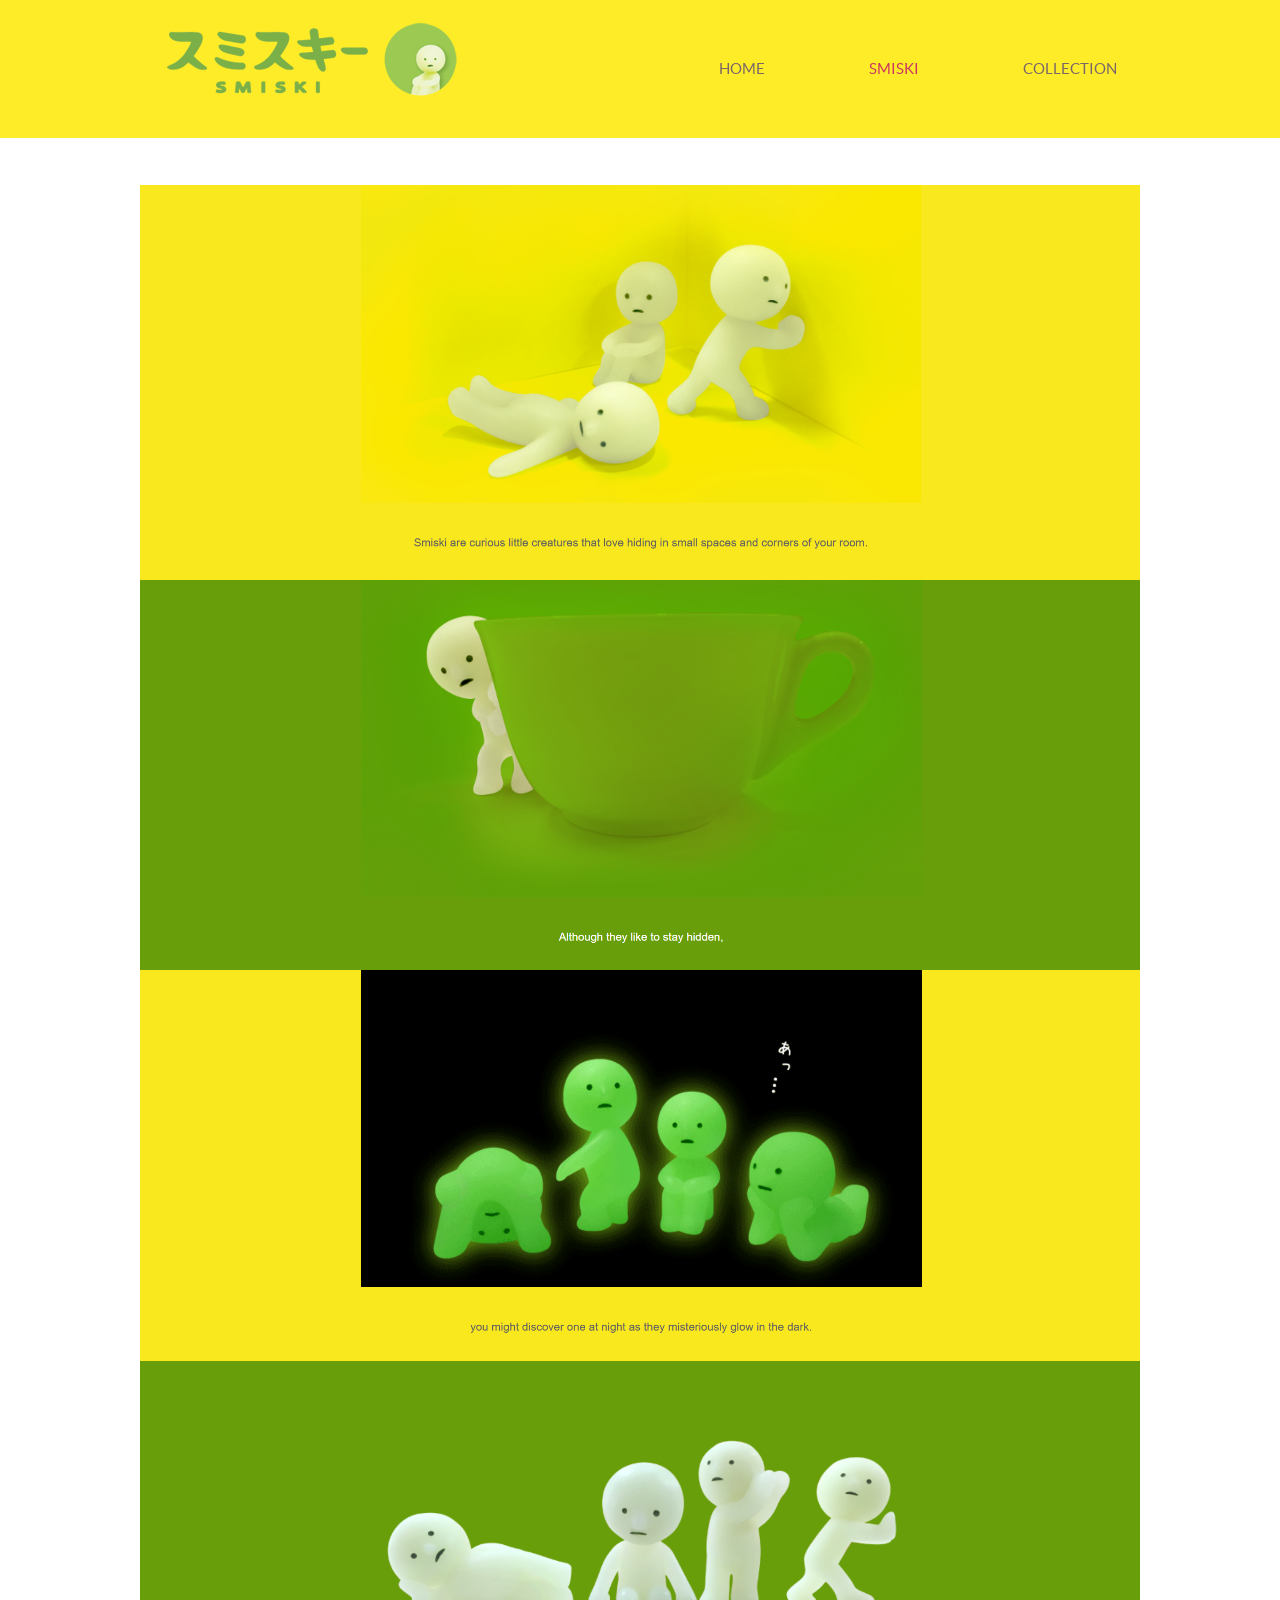
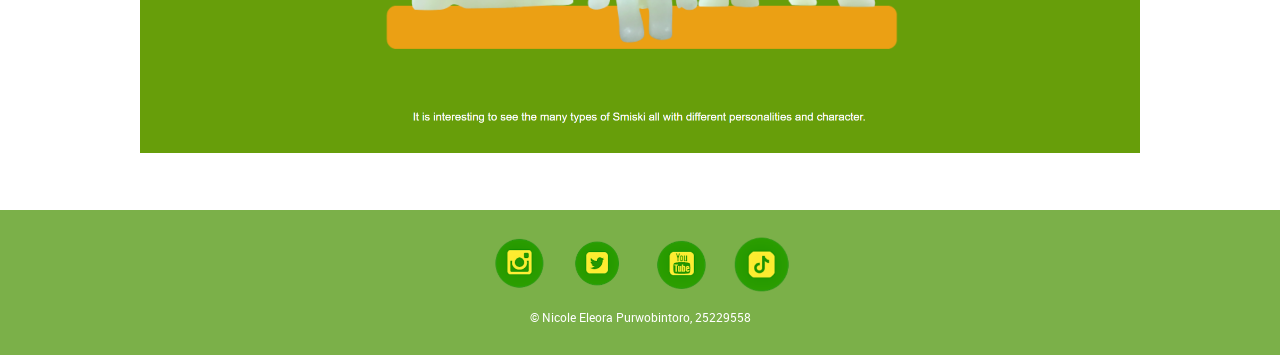
<file: Nicole's SMISKI Website/about.html>
<!doctype html>
<!-- Website template by freewebsitetemplates.com -->
<html>
<head>
	<meta charset="UTF-8">
	<meta name="viewport" content="width=device-width, initial-scale=1.0">
	<link rel="stylesheet" href="css/style.css" type="text/css">
	<link rel="stylesheet" type="text/css" href="css/mobile.css">
	<script src="js/mobile.js" type="text/javascript"></script>
</head>
<body>
	<div id="page">
		<div id="header">
			<div>
				<a href="index.html" class="logo"><img src="logo.png" alt=""></a>
				<ul id="navigation">
					<li>
						<a href="index.html">Home</a>
					</li>
					<li class="menu selected">
						<a href="about.html">Smiski</a>
						<ul class="primary">
						</ul>
					</li>
					<li class="menu">
						<a href="blog.html">Collection</a>
					</li>
				</ul>
			</div>
		</div>
	<div id="body" class="about">
		<div class="gallery">
			<img src="smiski1.png" alt="Smiski Image 1">
			<img src="smiski2.png" alt="Smiski Image 2">
			<img src="smiski4.png" alt="Smiski Image 3">
			<img src="smiski3.png" alt="Smiski Image 2">
    </div>
</div>
		</div>
	</div>
		<div id="footer">
			<div>
				<div class="connect">
					<a href="https://www.instagram.com/smiski_usa/" class="instagram">instagram</a>
					<a href="https://x.com/smiski_usa_" class="X">X</a>
					<a href="https://www.youtube.com/channel/UCkKGZJ-oZ6PhxFVI_Ppm26g" class="youtube">youtube</a>
					<a href="https://www.tiktok.com/@smiski_usa" class="tiktok">tiktok</a>
				</div>
				<p>&copy; Nicole Eleora Purwobintoro, 25229558</p>
			</div>
		</div>
	</div>
</body>
</html>
</file>
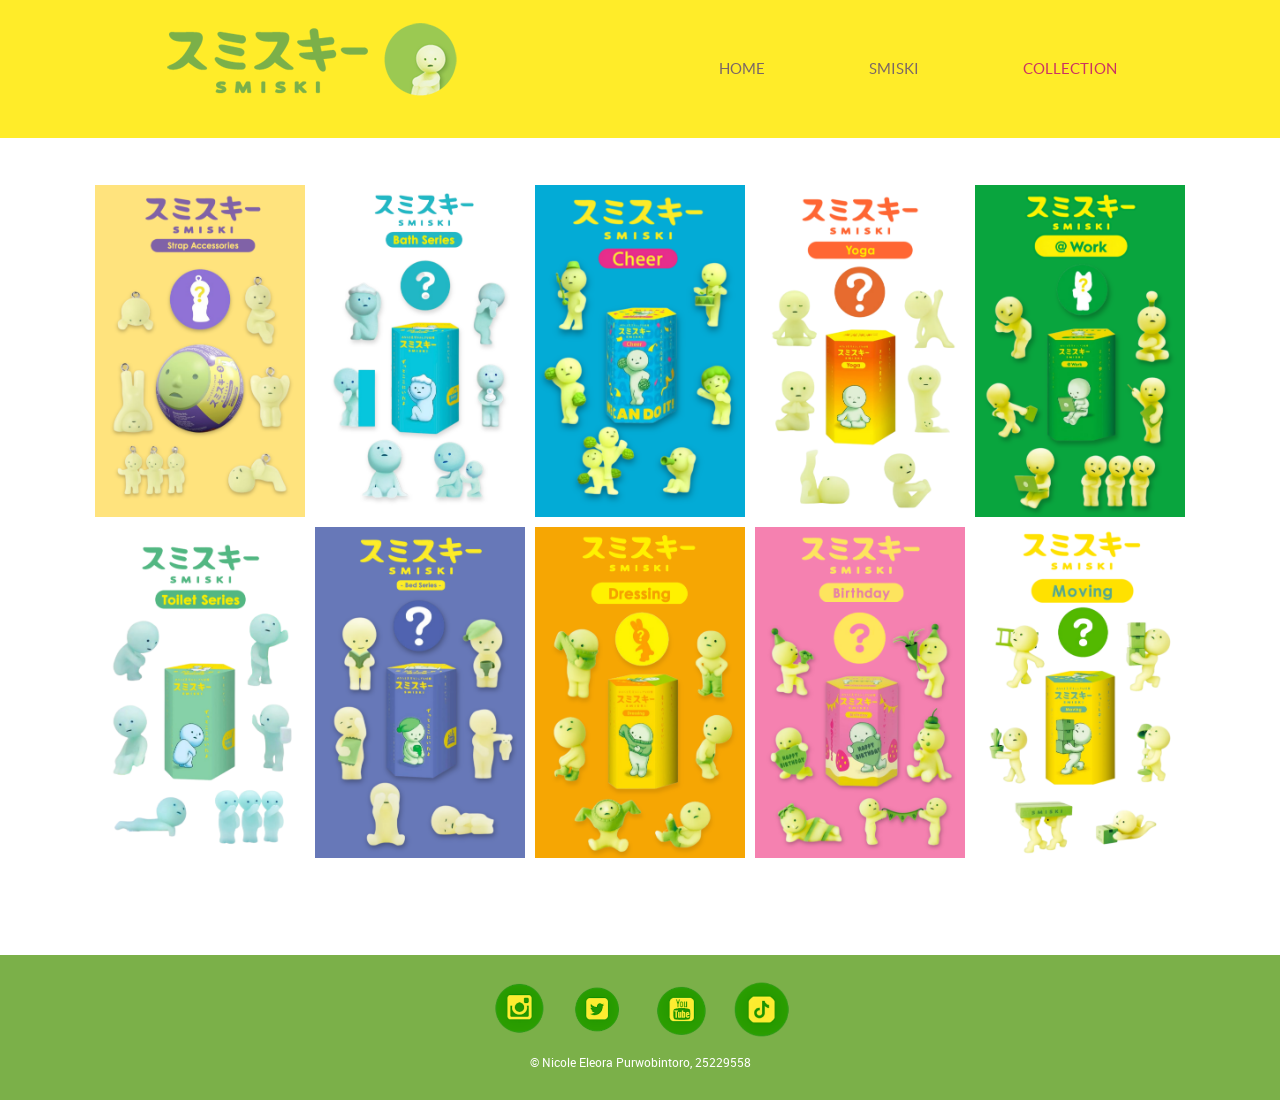
<file: Nicole's SMISKI Website/blog.html>
<!doctype html>
<!-- Website template by freewebsitetemplates.com -->
<html>
<head>
	<meta charset="UTF-8">
	<meta name="viewport" content="width=device-width, initial-scale=1.0">
	<link rel="stylesheet" href="css/style.css" type="text/css">
	<link rel="stylesheet" type="text/css" href="css/mobile.css">
	<script src="js/mobile.js" type="text/javascript"></script>
</head>
<body>
	<div id="page">
		<div id="header">
			<div>
				<a href="index.html" class="logo"><img src="logo.png" alt=""></a>
				<ul id="navigation">
					<li>
						<a href="index.html">Home</a>
					</li>
					<li class="menu">
						<a href="about.html">Smiski</a>
						<ul class="primary">
						</ul>
					</li>
					<li class="menu selected">
						<a href="blog.html">Collection</a>
					</li>
				</ul>
			</div>
		</div>
		<div id="body" class="blog">
			<div class="gallery-container">
			<img src="1.png" alt="">
			<img src="2.png" alt="">
			<img src="3.png" alt="">
			<img src="4.png" alt="">
			<img src="5.png" alt="">
			<img src="6.png" alt="">
			<img src="7.png" alt="">
			<img src="8.png" alt="">
			<img src="9.png" alt="">
			<img src="10.png" alt="">
		</div>
</div>
		<div id="footer">
			<div>
				<div class="connect">
					<a href="https://www.instagram.com/smiski_usa/" class="instagram">instagram</a>
					<a href="https://x.com/smiski_usa_" class="X">X</a>
					<a href="https://www.youtube.com/channel/UCkKGZJ-oZ6PhxFVI_Ppm26g" class="youtube">youtube</a>
					<a href="https://www.tiktok.com/@smiski_usa" class="tiktok">tiktok</a>
				</div>
				<p>&copy; Nicole Eleora Purwobintoro, 25229558</p>
			</div>
		</div>
	</div>
</body>
</html>
</file>
<file: Nicole's SMISKI Website/css/style.css>
/* Website template by freewebsitetemplates.com */
body {
	margin: 0;
	padding: 0;
	position: relative;
	width: auto;
}
body #page {
	margin: 0;
	overflow: hidden;
	padding: 0;
	width: auto;
}
a {
	text-decoration: none;
	outline: none;
}
a:active {
	background: none;
}
img {
	border: none;
}
/*-------------------------------------------FONTS---------------------------------------------*/
@font-face {
	font-family: 'roboto-regular-webfont';
	src: url('../fonts/roboto-regular-webfont.eot');
	src: url('../fonts/roboto-regular-webfont.woff') format('woff'), url('../fonts/roboto-regular-webfont.ttf') format('truetype'), url('../fonts/roboto-regular-webfont.svg') format('svg');
}
@font-face {
	font-family: 'quicksand-bold-webfont';
	src: url('../fonts/quicksand-bold-webfont.eot');
	src: url('../fonts/quicksand-bold-webfont.woff') format('woff'), url('../fonts/quicksand-bold-webfont.ttf') format('truetype'), url('../fonts/quicksand-bold-webfont.svg') format('svg');
}
@font-face {
	font-family: 'magra-bold-webfont';
	src: url('../fonts/magra-bold-webfont.eot');
	src: url('../fonts/magra-bold-webfont.woff') format('woff'), url('../fonts/magra-bold-webfont.ttf') format('truetype'), url('../fonts/magra-bold-webfont.svg') format('svg');
}
@font-face {
	font-family: 'lato-regular-webfont';
	src: url('../fonts/lato-regular-webfont.eot');
	src: url('../fonts/lato-regular-webfont.woff') format('woff'), url('../fonts/lato-regular-webfont.ttf') format('truetype'), url('../fonts/lato-regular-webfont.svg') format('svg');
}
@font-face {
	font-family: 'lato-bold-webfont';
	src: url('../fonts/lato-bold-webfont.eot');
	src: url('../fonts/lato-bold-webfont.woff') format('woff'), url('../fonts/lato-bold-webfont.ttf') format('truetype'), url('../fonts/lato-bold-webfont.svg') format('svg');
}
/*----------------------------------------header-styles---------------------------------------*/
#header {
	background-color: #ffec29;
	margin: 0;
	padding: 0;
	position: relative;
	width: 100%;
}
#header div {
	margin: 0 auto;
	max-width: 940px;
	overflow: hidden;
	padding: 30px 10px;
}
#header div a.logo {
	float: left;
	position: relative;
    left: -10px;     
	bottom: 10px;
	width: auto;
}
#header div a.logo img {
	display: block;
	margin:0;
	margin: 0;
	padding: 0;
	width: auto;
}
#header div ul {
	display: inline-block;
	float: right;
	list-style: none outside none;
	margin: 0 auto;
	padding: 30px 0 0;
	text-align: center;
	width: 513px;
	position: relative;
	left: 64px;
}
#header div ul li {
	display: inline-block;
	*float: left; /* Needed for IE7 and old versions */
	margin: 0 50px;
	padding: 0;
	position: relative;
	width: auto;
}
#header div ul li a {
	color: #7a6666;
	font-family: lato-regular-webfont;
	font-size: 15px;
	font-weight: normal;
	line-height: 15px;
	margin: 0;
	padding: 0;
	text-align: center;
	text-transform: uppercase;
}
#header div ul li.selected a, #header div ul li.selected a:hover {
	color: #cb3362;
}
#header div ul li a:hover, #header div ul li.menu:hover ul li a {
	color: #c8c10d;
}

#header div ul li ul li a {
	color: #cb3362;
	font-family: lato-regular-webfont;
	font-size: 15px;
	font-weight: normal;
	line-height: 15px;
	margin: 0;
	padding: 0;
	text-align: center;
	text-transform: uppercase;
}
#header div ul li.menu {
	min-height: 35px;
	z-index: 80;
}
#header div ul li.menu ul {
	display: block;
	float: none;
	left: -99999px;
	margin: 0;
	padding: 0;
	position: absolute;
	top: 24px;
	width: 106px;
	z-index: 90;
}
#header div ul li.menu:hover ul.primary, #header div ul li.menu ul#selected.primary {
	left: -30px;
}
#header div ul li.menu:hover ul.secondary, #header div ul li.menu ul#selected.secondary {
	left: -27px;
}
#header div ul li.menu ul li {
	float: none;
	margin: 0;
	padding: 0;
}
.template-link {
    position: absolute;

    top: 95px;
    left: 120px;

    margin-left: 37px;
    margin-top: 15px;

    color: #6BAF45;              
    font-family:   "Fredoka", "Arial Rounded MT Bold", sans-serif;
    font-size: 16px;
    font-weight: 700;           

    text-decoration: none;
    text-transform: uppercase;
    letter-spacing: 1.5px;

    transition: color 0.3s ease;
}

.template-link:hover {
    color: #4F8F3A;              
}
/*----------------------------------------body-home-styles---------------------------------------*/
#body.home {
	margin: 0;
	overflow: hidden;
	padding: 0;
	position: relative;
	width: 100%;
}
#body.home div.header {
	background-color: #ffffff;
	margin: 0;
	max-width: none;
	overflow: hidden;
	padding: 0;
	width: 100%;
}
#body.home div.header img {
	display: block;
	left: 50%;
	margin: 0 auto 0 -563px;
	margin-top: 13px;
	padding: 0;
	position: absolute;
	width: 1126px;
}
#body.home div.header div {
	margin-top: 0 auto;
	max-width: 960px;
	min-height: 500px;
	padding: 0;
	position: relative;
}
#body.home div.header div a {
	background: none;
}
#body.home div.body {
	background-color: #f1f8bf;
	margin: 0;
	max-width: none;
	padding: 0;
	width: 100%;
}
#body.home div.body div {
	margin: 0 auto;
	max-width: 960px;
	overflow: hidden;
	padding: 0;
}
#body.home div.body div div {
	float: none;
	margin: 0;
	padding: 0;
	width: 100%;
}
#body.home div.body div img {
	display: block;
	float: right;
	left: 0;
	margin: 0;
	padding-top: 20px;
	position: relative;
	width: auto;
}
#body.home div.body div div h1 {
	color: #7A6666;
	display: block;
	font-family: lato-bold-webfont;
	font-size: 18px;
	font-weight: normal;
	line-height: 24px;
	margin: 0;
	padding: 10px 0 10px;
	text-align: left;
	text-transform: uppercase;
	width:100%;
}
#body.home div.body div div p {
	color: #7a6666;
	display: block;
	font-family: roboto-regular-webfont;
	font-size: 14px;
	font-weight: normal;
	line-height: 24px;
	margin: 0;
	padding-bottom: 20px;
	text-align: left;
	width: 100%;
}
#body.home div.body div div p a {
	color: #7a6666;
	display: block;
	font-family: roboto-regular-webfont;
	font-size: 14px;
	font-weight: normal;
	line-height: 24px;
	margin: 0;
	padding: 0;
	text-decoration: underline;
}
#body.home div.body div div p a:hover {
	color: #c8c10d;
}
#body.home div.footer {
	background-color: #ffec29;
	margin: 0;
	max-width: none;
	padding: 0;
	width: 100%;
}
#body.home div.footer div {
	margin: 0 auto;
	max-width: 960px;
	padding: 0;
}
#body.home div.footer div ul {
	display: inline-block;
	list-style: none outside none;
	margin: 0;
	padding: 20px 0 10px;
	width: 100%;
}
#body.home div.footer div ul li {
	float: left;
	margin: 0 10px;
	padding: 0;
	width: 220px;
}
#body.home div.footer div ul li a {
	background: url(X/youtube/instagram/tiktok.png) no-repeat;
	display: block;
	height: 44px;
	margin: 0 auto 22px;
	padding: 0;
	width: 80px;
}
#body.home div.footer div ul li a.product {
	background-position: 0 -372px;
}
#body.home div.footer div ul li a.about {
	background-position: 0 -418px;
}
#body.home div.footer div ul li a.flavor {
	background-position: 0 -280px;
}
#body.home div.footer div ul li a.contact {
	float: none;
	background-position: 0 -326px;
}
#body.home div.footer div ul li h1 {
	color: #ffffff;
	font-family: lato-regular-webfont;
	font-size: 20px;
	font-weight: normal;
	line-height: 20px;
	margin: 0;
	padding: 0;
	text-align: center;
	text-transform: uppercase;
}
/*----------------------------------------body-styles---------------------------------------*/
#body {
	margin: 0;
	overflow: hidden;
	padding: 0;
	position: relative;
	width: 100%;
}
#body div.header {
	background-color: #c8c10d;
	margin: 0 auto;
	max-width: none;
	overflow: hidden;
	padding: 0;
}
#body div.header div {
	margin: 0 auto;
	max-width: 960px;
	padding: 0;
}
#body div.header div h1 {
	color: #FFFFFF;
	font-family: lato-regular-webfont;
	font-size: 30px;
	font-weight: normal;
	line-height: 30px;
	margin: 0;
	padding: 28px 0 23px;
	text-align: center;
	text-transform: uppercase;
}
#body div.body {
	background-color: #ebebed;
	margin: 0;
	max-width: none;
	min-height: 249px;
	overflow: hidden;
	padding: 0;
	width: 100%;
}
#body div.body img {
	display: block;
	left: 50%;
	margin: 0 auto 0 -507px;
	padding: 0;
	position: absolute;
	width: 1014px;
}
#body div.footer {
	margin: 0 auto;
	max-width: 960px;
	overflow: hidden;
	padding: 40px 0 110px;
}
#body div.footer div.sidebar {
	background-color: #EFEDEE;
	float: left;
	margin: 0 10px 0 40px;
	padding: 36px 0 34px;
	width: 280px;
}
#body div.footer div.article {
	float: left;
	margin: 0;
	padding: 0 0 0 30px;
	width: 560px;
}
#body div.footer div.sidebar h1 {
	display: block;
	line-height: 48px;
	margin: 0 auto;
	padding: 0 0 50px;
	text-align: center;
	width: 193px;
}
#body div.footer div.sidebar p {
	display: block;
	line-height: 48px;
	margin: 0 auto;
	text-align: center;
	width: 169px;
}
#body div.footer div h1 {
	color: #CB3362;
	font-family: lato-regular-webfont;
	font-size: 24px;
	font-weight: normal;
	line-height: 24px;
	margin: 0;
	padding: 0 0 27px;
	text-align: left;
	text-transform: uppercase;
}
#body div.footer div p, #body div.footer div span {
	color: #7A6666;
	font-family: roboto-regular-webfont;
	font-size: 14px;
	font-weight: normal;
	line-height: 24px;
	margin: 0;
	padding: 0 0 24px;
	text-align: left;
}
#body div.footer div span {
	display: block;
	margin: 0;
	padding: 0;
}
#body div.footer div p a {
	color: #7a6666;
	font-family: roboto-regular-webfont;
	font-size: 14px;
	font-weight: normal;
	line-height: 24px;
	margin: 0;
	padding: 0;
	text-decoration: underline;
}
#body div.footer div p a:hover, #body div ul li p a:hover, #body div.blog .featured ul li div p a:hover, #body div.blog .sidebar p a:hover, #body div.blog .featured p a:hover, #body.contact div.body div div p a:hover {
	color: #c8c10d;
}
#body div {
	margin: 0 auto;
	max-width: 960px;
	padding: 7px 0 57px;
}
#body div ul {
	display: inline-block;
	list-style: none outside none;
	margin: 0;
	overflow: hidden;
	padding: 0 0 22px;
	width: 100%;
}
#body div ul li {
	float: left;
	margin: 0 10px;
	padding: 0;
	width: 220px;
}
#body div ul li h1 {
	color: #E32A62;
	font-family: magra-bold-webfont;
	font-size: 28px;
	font-weight: normal;
	line-height: 28px;
	margin: 0;
	padding: 87px 0 27px 30px;
	text-align: left;
	text-transform: capitalize;
}
#body div ul li p {
	color: #7A6666;
	font-family: roboto-regular-webfont;
	font-size: 14px;
	font-weight: normal;
	line-height: 24px;
	margin: 0;
	padding: 0 0 0 30px;
	text-align: left;
	width: 190px;
}
#body div ul li p a {
	color: #7a6666;
	font-family: roboto-regular-webfont;
	font-size: 14px;
	font-weight: normal;
	line-height: 24px;
	margin: 0;
	padding: 0;
	text-decoration: underline;
}
#body div ul li img {
	display: block;
	margin: 0 auto 15px;
	padding: 0;
	width: auto;
}
#body div ul li h2 {
	color: #e32a62;
	font-family: lato-regular-webfont;
	font-size: 20px;
	font-weight: normal;
	line-height: 24px;
	margin: 0;
	padding: 0;
	text-align: center;
	text-transform: uppercase;
}
#body div.blog {
	margin: 0 auto;
	max-width: 960px;
	overflow: hidden;
	padding: 98px 0 146px;
}
#body div.singlepost {
	margin: 0 auto;
	max-width: 960px;
	overflow: hidden;
	padding: 98px 0 99px;
}
#body div.blog .featured {
	float: left;
	margin: 0 10px;
	padding: 0;
	width: 620px;
}
#body div.singlepost .featured {
	float: left;
	margin: 0 10px;
	padding: 0;
	width: 620px;
}
#body div.blog .featured ul {
	display: inline-block;
	list-style: none;
	margin: 0;
	overflow: hidden;
	padding: 0;
	width: 100%;
}
#body div.blog .featured ul li:first-child {
	margin: 0 0 50px 0;
}
#body div.blog .featured ul li {
	background: url(../images/bg-border.gif) no-repeat bottom center;
	float: none;
	margin: 0 0 39px;
	overflow: hidden;
	padding: 0;
	width: auto;
}
#body div.blog .featured ul li img {
	float: left;
	margin: 2px 0 0;
	padding: 0 30px;
	width: auto;
}
#body div.blog .featured ul li div {
	float: left;
	margin: 0;
	padding: 0 0 36px 10px;
	width: 370px;
}
#body div.blog .featured ul li div h1 {
	color: #CB3362;
	font-family: lato-regular-webfont;
	font-size: 24px;
	font-weight: normal;
	line-height: 24px;
	margin: 0;
	padding: 0 0 3px;
	text-align: left;
	text-transform: uppercase;
}
#body div.blog .featured ul li div span {
	color: #7A6666;
	display: block;
	font-family: roboto-regular-webfont;
	font-size: 12px;
	font-weight: normal;
	line-height: 24px;
	margin: 0;
	padding: 0 0 24px;
	text-align: left;
	text-transform: none;
}
#body div.blog .featured ul li div p {
	color: #7a6666;
	font-family: roboto-regular-webfont;
	font-size: 14px;
	font-weight: normal;
	line-height: 24px;
	margin: 0;
	padding: 0 0 39px 0;
	text-align: left;
	width: 100%;
}
#body div.blog .featured ul li div p a {
	color: #7a6666;
	font-family: roboto-regular-webfont;
	font-size: 14px;
	font-weight: normal;
	line-height: 24px;
	margin: 0;
	padding: 0;
	text-decoration: underline;
}
#body div.blog .featured ul li div a.more {
	border: 2px solid #cbb5bc;
	color: #a5838e;
	display: block;
	font-family: lato-bold-webfont;
	font-size: 16px;
	font-weight: normal;
	height: 36px;
	line-height: 36px;
	margin: 0;
	padding: 0;
	text-align: center;
	text-transform: uppercase;
	width: 156px;
}
#body div.blog .featured ul li div a.more:hover {
	background-color: #c8c10d;
	border: none;
	color: #ffffff;
	height: 40px;
	line-height: 40px;
	width: 160px;
}
#body div.blog .featured a.load {
	border: 2px solid #cbb5bc;
	color: #a5838e;
	display: block;
	font-family: lato-bold-webfont;
	font-size: 16px;
	font-weight: normal;
	height: 36px;
	line-height: 36px;
	margin: 0 auto;
	padding: 0;
	text-align: center;
	text-transform: uppercase;
	width: 156px;
}
#body div.blog .featured a.load:hover {
	background-color: #cb3362;
	border: none;
	color: #ffffff;
	height: 40px;
	line-height: 40px;
	width: 160px;
}
#body div.blog .sidebar {
	background-color: #EFEDEE;
	float: left;
	margin: 0;
	padding: 0 0 71px;
	width: 280px;
}
#body div.singlepost .sidebar {
	background-color: #EFEDEE;
	float: left;
	margin: 0;
	padding: 0 0 71px;
	width: 280px;
}
#body div.blog .sidebar h1, #body div.singlepost .sidebar h1 {
	color: #CB3362;
	font-family: magra-bold-webfont;
	font-size: 30px;
	font-weight: normal;
	line-height: 30px;
	margin: 0;
	padding: 42px 0 29px;
	text-align: center;
	text-transform: capitalize;
}
#body div.blog .sidebar img, #body div.singlepost .sidebar img {
	display: block;
	margin: 0 auto;
	padding: 0;
	width: auto;
}
#body div.blog .sidebar h2, #body div.singlepost .sidebar h2 {
	color: #CB3362;
	font-family: lato-regular-webfont;
	font-size: 24px;
	font-weight: normal;
	line-height: 24px;
	margin: 0;
	padding: 34px 0 3px;
	text-align: center;
	text-transform: uppercase;
}
#body div.blog .sidebar span, #body div.singlepost .sidebar span {
	color: #7A6666;
	display: block;
	font-family: roboto-regular-webfont;
	font-size: 12px;
	font-weight: normal;
	line-height: 24px;
	margin: 0;
	padding: 0 0 24px;
	text-align: center;
	text-transform: none;
}
#body div.blog .sidebar p, #body div.singlepost .sidebar p {
	color: #7A6666;
	display: block;
	font-family: roboto-regular-webfont;
	font-size: 14px;
	font-weight: normal;
	line-height: 24px;
	margin: 0 auto;
	padding: 0 0 64px;
	text-align: center;
	text-transform: none;
	width: 200px;
}
#body div.blog .sidebar p a, #body div.singlepost .sidebar p a {
	color: #7a6666;
	font-family: roboto-regular-webfont;
	font-size: 14px;
	font-weight: normal;
	line-height: 24px;
	margin: 0;
	padding: 0;
	text-decoration: underline;
}
#body div.blog .sidebar a.more, #body div.singlepost .sidebar a.more {
	border: 2px solid #d3c2c7;
	color: #a5838e;
	display: block;
	font-family: lato-bold-webfont;
	font-size: 16px;
	font-weight: normal;
	height: 36px;
	line-height: 36px;
	margin: 0 auto;
	padding: 0;
	text-align: center;
	text-transform: uppercase;
	width: 156px;
}
#body div.blog .sidebar a.more:hover, #body div.singlepost .sidebar a.more:hover {
	background-color: #c8c10d;
	border: none;
	color: #ffffff;
	height: 40px;
	line-height: 40px;
	width: 160px;
}
#body div.singlepost .featured img {
	display: block;
	margin: 0;
	padding: 1px 0 0 30px;
	width: auto;
}
#body div.singlepost .featured h1 {
	color: #CB3362;
	font-family: lato-regular-webfont;
	font-size: 24px;
	font-weight: normal;
	line-height: 24px;
	margin: 0;
	padding: 40px 0 4px 30px;
	text-align: left;
	text-transform: uppercase;
}
#body div.singlepost .featured span {
	color: #7A6666;
	display: block;
	font-family: Arial;
	font-size: 12px;
	font-weight: normal;
	line-height: 24px;
	margin: 0;
	padding: 0 0 23px 30px;
	text-align: left;
	text-transform: none;
}
#body div.singlepost .featured p {
	color: #7A6666;
	font-family: Arial;
	font-size: 14px;
	font-weight: normal;
	line-height: 24px;
	margin: 0;
	padding: 0 0 24px 30px;
	text-align: left;
}
#body div.singlepost .featured p a {
	color: #7a6666;
	font-family: Arial;
	font-size: 14px;
	font-weight: normal;
	line-height: 24px;
	margin: 0;
	padding: 0;
	text-decoration: underline;
}
#body div.singlepost .featured a.load {
	border: 2px solid #CBB5BC;
	color: #A5838E;
	display: block;
	font-family: lato-bold-webfont;
	font-size: 16px;
	font-weight: normal;
	height: 36px;
	line-height: 36px;
	margin: 63px auto 0;
	padding: 0;
	text-align: center;
	text-transform: uppercase;
	width: 156px;
}
#body div.singlepost .featured a.load:hover {
	background-color: #c8c10d;
	border: none;
	color: #ffffff;
	height: 40px;
	line-height: 40px;
	width: 160px;
}
#body.contact div.body {
	background: url(../images/map.jpg) no-repeat center top #b5aaad;
	margin: 0;
	max-width: none;
	padding: 0;
	width: 100%;
}
#body.contact div.body div {
	margin: 0 auto;
	max-width: 960px;
	overflow: hidden;
	padding: 39px 0 0;
}
#body.contact div.body div div {
	background: url(../images/bg-transparent.png) repeat;
	margin: 0 auto;
	overflow: hidden;
	padding: 30px 0 35px 133px;
	width: 747px;
}
#body.contact div.body div div img {
	float: left;
	left: auto;
	margin: 0 38px 0 0;
	padding: 0;
	position: relative;
	width: auto;
}
#body.contact div.body div div h1 {
	color: #CB3362;
	float: left;
	font-family: lato-regular-webfont;
	font-size: 24px;
	font-weight: normal;
	line-height: 24px;
	margin: 0;
	padding: 15px 0 4px;
	text-align: left;
	text-transform: uppercase;
	width: 510px;
}
#body.contact div.body div div p {
	color: #7a6666;
	float: left;
	font-family: roboto-regular-webfont;
	font-size: 14px;
	font-weight: normal;
	line-height: 24px;
	margin: 0;
	padding: 0;
	text-align: left;
	width: 510px;
}
#body.contact div.body div div p a {
	color: #7a6666;
	font-family: roboto-regular-webfont;
	font-size: 14px;
	font-weight: normal;
	line-height: 24px;
	margin: 0;
	padding: 0;
	text-decoration: underline;
}
#body div.footer .contact {
	float: left;
	margin: 0 10px 0 0;
	max-width: none;
	padding: 0 0 61px 40px;
	width: 590px;
}
#body div.footer .contact h1 {
	color: #CB3362;
	float: none;
	font-family: lato-regular-webfont;
	font-size: 24px;
	font-weight: normal;
	line-height: 24px;
	margin: 0;
	padding: 0 0 43px;
	text-align: left;
	text-transform: uppercase;
	width: auto;
}
#body div.footer .contact form {
	margin: 0;
	overflow: hidden;
	padding: 0;
	width: 560px;
}
#body div.footer .contact form input {
	background: none;
	border: 1px solid #B6ADB0;
	color: #7A6666;
	display: block;
	font-family: lato-regular-webfont;
	font-size: 14px;
	font-weight: normal;
	height: 38px;
	line-height: 38px;
	margin: 0 0 8px;
	padding: 0 0 0 10px;
	text-align: left;
	width: 548px;
}
#body div.footer .contact form textarea {
	background: none;
	border: 1px solid #B6ADB0;
	color: #7A6666;
	display: block;
	font-family: lato-regular-webfont;
	font-size: 14px;
	font-weight: normal;
	height: 270px;
	line-height: 24px;
	margin: 0 0 9px;
	overflow: auto;
	padding: 7px 0 0 10px;
	resize: none;
	text-align: left;
	width: 548px;
}
#body div.footer .contact form input#submit {
	background: none;
	border: 2px solid #c5abb4;
	color: #a5838e;
	cursor: pointer;
	display: block;
	font-family: lato-bold-webfont;
	font-size: 16px;
	font-weight: normal;
	height: 40px;
	line-height: 36px;
	margin: 0;
	padding: 0;
	text-align: center;
	text-transform: uppercase;
	width: 141px;
}
#body div.footer .contact form input#submit:hover {
	background-color: #c8c10d;
	border: none;
	height: 40px;
	width: 141px;
}
#body div.footer .section {
	background-color: #EFEDEE;
	float: left;
	margin: 0;
	max-width: none;
	padding: 0 0 35px;
	width: 280px;
}
#body div.footer .section h1 {
	color: #CB3362;
	display: block;
	font-family: lato-regular-webfont;
	font-size: 24px;
	font-weight: normal;
	line-height: 24px;
	margin: 0 auto;
	padding: 24px 0 30px;
	text-align: center;
	text-transform: uppercase;
	width: 202px;
}
#body div.footer .section p {
	color: #7A6666;
	display: block;
	font-family: roboto-regular-webfont;
	font-size: 14px;
	font-weight: normal;
	line-height: 24px;
	margin: 0 auto;
	padding: 0;
	text-align: center;
	width: 202px;
}
#body div.footer .section p a {
}
#body div.footer .section p a:hover {
}
/*----------------------------------------footer-styles---------------------------------------*/
#footer {
	background-color: #7bb049;
	margin: 0;
	padding: 0;
	width: 100%;
}
#footer div {
	margin: 0 auto;
	max-width: 960px;
	overflow: hidden;
	padding: 10px 0;
}
#footer div p {
	color: #FFFFFF;
	display: block;
	font-family: roboto-regular-webfont;
	font-size: 12px;
	font-weight: normal;
	line-height: 15px;
	margin: 0;
	padding: 0px 0 20px;
	text-align: center;
	text-transform: none
}
#footer div .connect {
	display: block;
	width: 320px;
	height: 60px;
	margin-top: 15px;
	margin-bottom: 15px;
	max-width: none;
	overflow: hidden;
	padding: 0;
}
#footer div .connect a {
	display: block;
	float: left;
	width: 60px; 
	height: 60px;
	margin: 0 10px;
	background-repeat: no-repeat;
    background-size: contain;
    background-position: center;
    text-indent: -99999px;
}
#footer div .connect a.instagram {
	background-image:url("../images/instagram.png");
	background-repeat: no-repeat;
    background-size: contain;
    background-position: center;
}
#footer div .connect a.youtube {
	background-image:url("../images/youtube.png");
	background-repeat: no-repeat;
    background-size: contain;
    background-position: center;
}
#footer div .connect a.tiktok {
	background-image:url("../images/tiktok.png");
	background-repeat: no-repeat;
    background-size: contain;
    background-position: center;
}
#footer div .connect a.X{
	background-image: url("../images/X.png");
	background-repeat: no-repeat;
    background-size: contain;
    background-position: center;
}

/* ================= ABOUT PAGE ================= */

#body.about {
    background: #ffffff;
}

#body.about .gallery {
    width: 100%;
    max-width: 1000px;
    margin: 40px auto 0;
}

#body.about .gallery img {
    display: block;
    width: 100%;
    height: auto;
    margin: 0 auto 0;
}

/* ================= BLOG PAGE ================= */
#body.blog .gallery-container {
    max-width: 1100px;
    margin: 40px auto;

    display: grid;
    grid-template-columns: repeat(5, 1fr);
    gap: 10px 0px;
    justify-items: center;
}

#body.blog .gallery-container img {
    width: 210px;
    height: auto;
    display: block;
}
/* ================= Quiz box ================= */
.quiz-box{
    width:600px;
    margin:25px auto 30px;
    padding:20px;

    background:#f1f8bf;
    border-radius:20px;

    text-align:center;
}

.quiz-box h2{
    color:#6BAF45;
    font-family:lato-bold-webfont;
}

.quiz-box h3{
    color:#6BAF45;
    font-family:lato-bold-webfont;
}

.quiz-box p{
    color:#7bb049;
    font-family:roboto-regular-webfont;
}

.quiz-box select{
    padding:10px;
    font-size:16px;
	font-family:roboto-regular-webfont;
}

.quiz-box button{
    margin-top:10px;
    padding:10px 25px;

    background:#7bb049;
    color:white;

    border:none;
    border-radius:20px;

    cursor:pointer;
    font-size:16px;
}

.quiz-box button:hover{
    background:#5d9437;
}

#result{
    margin-top:20px;
    font-size:18px;
    font-weight:bold;
    color:#3e8f50;
}
</file>
<file: Nicole's SMISKI Website/css/mobile.css>
/* Website template by freewebsitetemplates.com */
@media only screen and (min-width : 320px) and (max-width : 568px) {
	html {
		-webkit-text-size-adjust: none;
	}
	img {
		max-width: 100%;
	}
	body #page {
		margin: 0;
		overflow: hidden;
		padding: 0;
		width: auto;
	}
	#header {
		width: 100%;
	}
	#header div {
		max-width: none;
		overflow: hidden;
		padding: 90px 0 13%;
		width: 100%;
	}
	#header div a.logo {
		display: block;
		float: none;
		height: auto;
		margin: 0 auto;
		padding: 0;
	}
	#header div a.logo img {
		display: block;
		margin: 0 auto;
		padding: 0;
		width: 50%;
	}
	#header span#mobile-navigation {
		background: transparent url(../images/mobile/mobile-menu.png) no-repeat;
		display: block;
		height: 50px;
		margin: 0;
		padding: 0 0 0 0;
		position: absolute;
		right: 6%;
		top: 20px;
		width: 50px;
		z-index: 999;
	}
	#header div > ul#navigation {
		background-image: none;
		background: rgba(121, 101, 102, 0.91);
		border: 1px solid #f8f8f8;
		border-radius: 0;
		display: none;
		height: auto;
		padding: 0;
		position: absolute;
		right: 6%;
		top: 70px;
		width: 88%;
		z-index: 1000;
	}
	#header div > ul#navigation > li {
		border-left: 0;
		border-top: 1px solid #f8f8f8;
		margin: 0;
		padding: 0;
		position: relative;
		text-align: left;
		width: 100%;
	}
	#header div > ul#navigation > li:first-child {
		border-top: 0;
	}
	#header div > ul#navigation > li:hover {
		background-color: transparent;
	}
	#header div ul#navigation li a {
		color: #f8f8f8;
		display: block;
		font-family: Arial;
		font-size: 1.125em;
		font-weight: normal;
		height: 3em;
		line-height: 3.125em;
		padding: 0 10px;
		text-align: left;
		text-shadow: none;
		width: auto;
	}
	#header .mobile-submenu {
		background: rgba(121, 101, 102, 0.91) url(../images/mobile/mobile-expand.png) no-repeat center;
		border-left: 1px solid #f8f8f8;
		display: inline-block;
		height: 3.4em;
		position: absolute;
		right: 0;
		top: 0;
		width: 50px;
		z-index: 0;
	}
	#header div ul#navigation li ul {
		background: none;
		border-top: 1px solid #f8f8f8;
		padding: 0;
		position: static;
		right: 0;
		text-align: left;
		width: 100%;
		z-index: 999;
	}
	#header div ul#navigation li ul, #header div ul#navigation li:hover ul {
		display: none;
	}
	#header div ul#navigation li {
		width: 100%;
		z-index: 40;
	}
	#header div ul#navigation li ul li {
		background: rgba(121, 101, 102, 0.91);
		border-top: 1px solid #f8f8f8;
		display: block;
		margin: 0;
		padding: 0;
		text-align: left;
		width: 100%;
	}
	#header div ul#navigation li ul li:first-child {
		border: none;
	}
	#header div ul#navigation li ul li a {
		background: rgba(121, 101, 103, 0.91);
		color: #f8f8f8;
		padding-left: 20px;
		text-align: left;
		width: auto;
	}
	#header div ul#navigation li:hover a, #header div ul#navigation li.selected a, #header div ul#navigation li:hover ul li a, #header div ul#navigation li:hover ul li a:hover, #header div ul#navigation li ul li.selected a {
		display: block;
	}
	#header div ul#navigation li.selected > a {
		background: rgba(204, 60, 104, 0.91);
		color: #f8f8f8;
	}
	#body {
		margin: 0;
		padding: 0;
		width: 100%;
	}
	#body.home {
		margin: 0;
		padding: 0;
		width: 100%;
	}
}
@media only screen and (max-width : 568px) and (orientation : landscape) {
	
}
	@media only screen and (max-width : 918px) {
	#body{
	}
	#body.home {
	}
	#body div.blog, #body div.singlepost {
		margin: 0;
		max-width: none;
		overflow: hidden;
		padding: 10% 0;
		width: 100%;
	}
	#body.home div.header div {
		margin: 0 auto;
		max-width: 960px;
		min-height: 470px;
		padding: 0;
		position: relative;
	}
	#body.home div.header img {
		display: block;
		height: 21%;
		left: 0;
		margin: 0 auto;
		padding: 0;
		position: absolute;
		width: 100%;
	}
	#body.home div.header div a {
		margin: 0 auto;
		padding: 52px 0 0;
		position: relative;
		right: 0;
		top: 292px;
	}
	#body.home div.body div, #body.home div.footer div {
		margin: 0 auto;
		max-width: none;
		width: 90%;
	}
	#body.home div.body div div {
		float: none;
		margin: 0 auto;
		padding: 0;
		width: 90%;
	}
	#body.home div.body div div h1, #body.home div.body div div h2, #body.home div.body div div p {
		width: 100%;
	}
	#body.home div.body div img {
		display: block;
		float: none;
		margin: 0 auto;
		padding: 0;
		position: inherit;
		width: 100%;
	}
	#body.home div.footer div ul li {
		float: none;
		margin: 0;
		padding: 0 0 8%;
		width: 100%;
	}
	#body.home div.footer div ul li a.contact {
		float: none;
	}
	#body div.body {
		min-height: 280px;
	}
	#body div.body img {
		display: block;
		height: 15%;
		left: 0;
		margin: 0 auto;
		padding: 0;
		position: absolute;
		width: 100%;
	}
	#body div.footer {
		margin: 0;
		max-width: none;
		overflow: hidden;
		padding: 0 0 0;
		width: 100%;
	}
	#body div.footer div.sidebar {
		float: none;
		margin: 10% auto 0;
		padding: 36px 0 34px;
		width: 90%;
	}
	#body div.footer div.article {
		float: none;
		margin: 0 auto;
		padding: 8% 0 0 0;
		width: 90%;
	}
	#body div ul {
		padding: 10% 0;
		width: 100%;
	}
	#body div ul li {
		float: none;
		margin: 0 auto;
		padding: 0;
		width: 90%;
	}
	#body div ul li h1, #body div ul li p {
		margin: 0;
		padding: 0;
		width: 100%;
	}
	#body div.blog .featured {
		float: none;
		margin: 0;
		padding: 0;
		width: 100%;
	}
	#body div.blog .sidebar {
		background-color: #EFEDEE;
		float: none;
		margin: 0;
		padding: 0 0 71px;
		width: 100%;
	}
	#body div.blog .featured ul li:first-child {
		margin: 10% auto;
	}
	#body div.blog .featured ul li {
		background: none;
		margin: 10% auto;
		width: 90%;
	}
	#body div.blog .featured ul li img {
		float: none;
		margin: 5% auto;
	}
	#body div.blog .featured ul li div {
		float: none;
		margin: 0;
		padding: 0;
		width: 100%;
	}
	#body div.singlepost .featured img, #body div.singlepost .featured h1, #body div.singlepost .featured span, #body div.singlepost .featured p {
		padding: 4% 0;
	}
	#body div.blog .featured a.load, #body div.singlepost .featured a.load {
		display: none;
	}
	#body div.blog .sidebar, #body div.singlepost .featured,  #body div.singlepost .sidebar {
		float: none;
		margin: 0 auto;
		padding: 0 0 35px;
		width: 90%;
	}
	#body.contact div.body div{
		padding: 4% 0;
		max-width: none;
		width: 100%;
	}
	#body.contact div.body div div{
		padding: 5% 0;
		width: 90%;
	}
	#body.contact div.body div div img{
		float: none;
		margin: 0 auto;
	}
	#body.contact div.body div div h1, #body.contact div.body div div p{
		padding: 0 0 0 4%;
		width: 96%;
	}
	#footer div {
		margin: 0 auto;
		width: 90%;
	}
	#body div.footer .contact {
		float: none;
		margin: 0 auto;
		max-width: none;
		padding: 4% 0;
		width: 90%;
	}
	#body div.footer .contact form {
		margin: 0;
		overflow: hidden;
		padding: 0;
		width: 100%;
	}
	#body div.footer .contact form input, #body div.footer .contact form textarea {
		-webkit-appearance: none;
		border-radius: 0;
		margin: 0 auto 8px;
		width: 90%;
	}
	#body div.footer .contact form input#submit {
		-webkit-appearance: none;
		margin: 0 0 0 2%;
	}
	#body div.footer .section {
		background-color: #EFEDEE;
		float: none;
		margin: 0 auto 5%;
		max-width: none;
		padding: 0 0 35px;
		width: 90%;
	}
}
</file>
